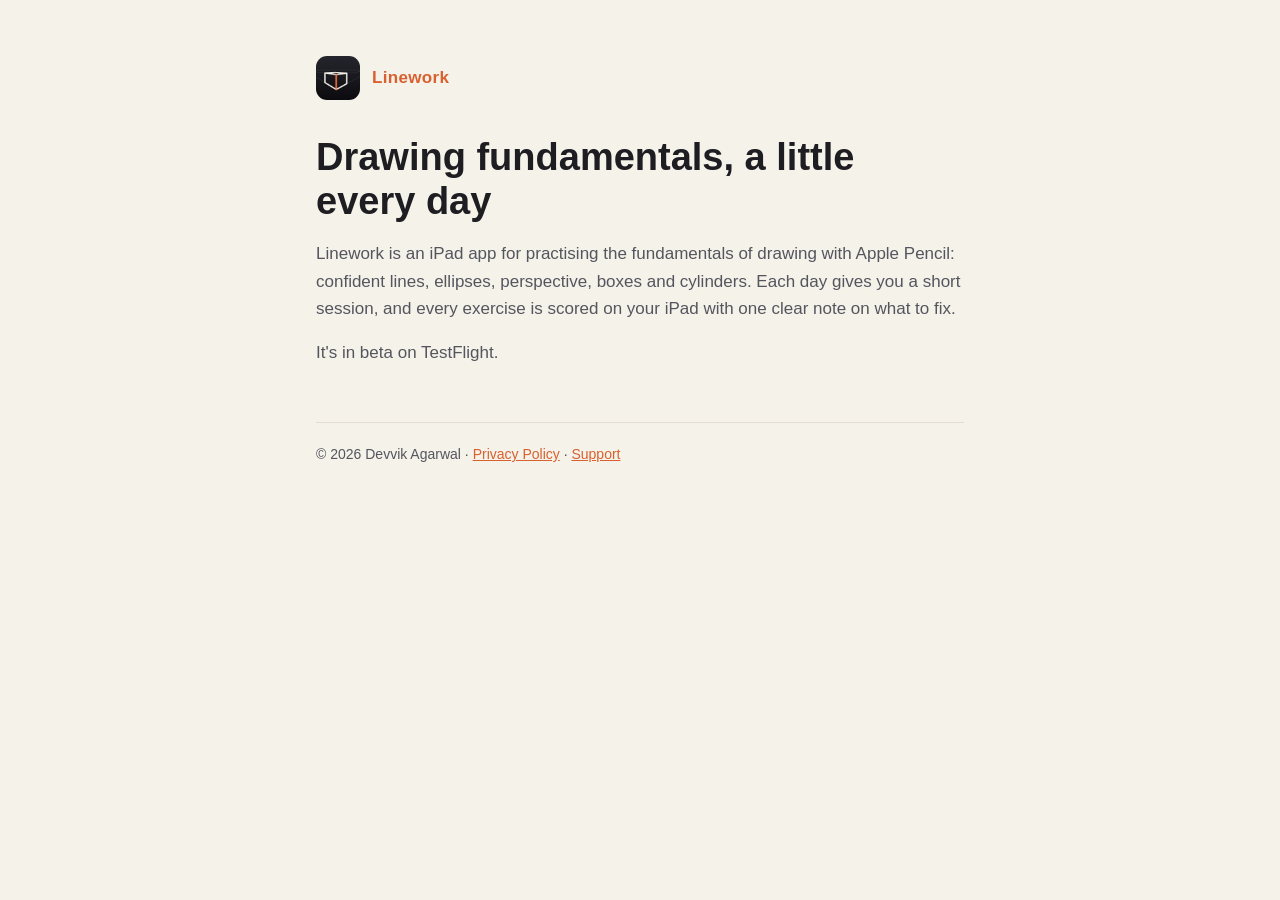
<file: index.html>
<!doctype html>
<html lang="en"><head><meta charset="utf-8"><meta name="viewport" content="width=device-width, initial-scale=1">
<title>Linework</title><link rel="stylesheet" href="style.css"></head>
<body><main>
<div class="brand"><img src="icon.png" alt="">Linework</div>
<h1>Drawing fundamentals, a little every day</h1>
<p>Linework is an iPad app for practising the fundamentals of drawing with Apple Pencil: confident lines, ellipses, perspective, boxes and cylinders. Each day gives you a short session, and every exercise is scored on your iPad with one clear note on what to fix.</p>
<p>It's in beta on TestFlight.</p>
<footer>© 2026 Devvik Agarwal · <a href="privacy.html">Privacy Policy</a> · <a href="support.html">Support</a></footer>
</main></body></html>
</file>
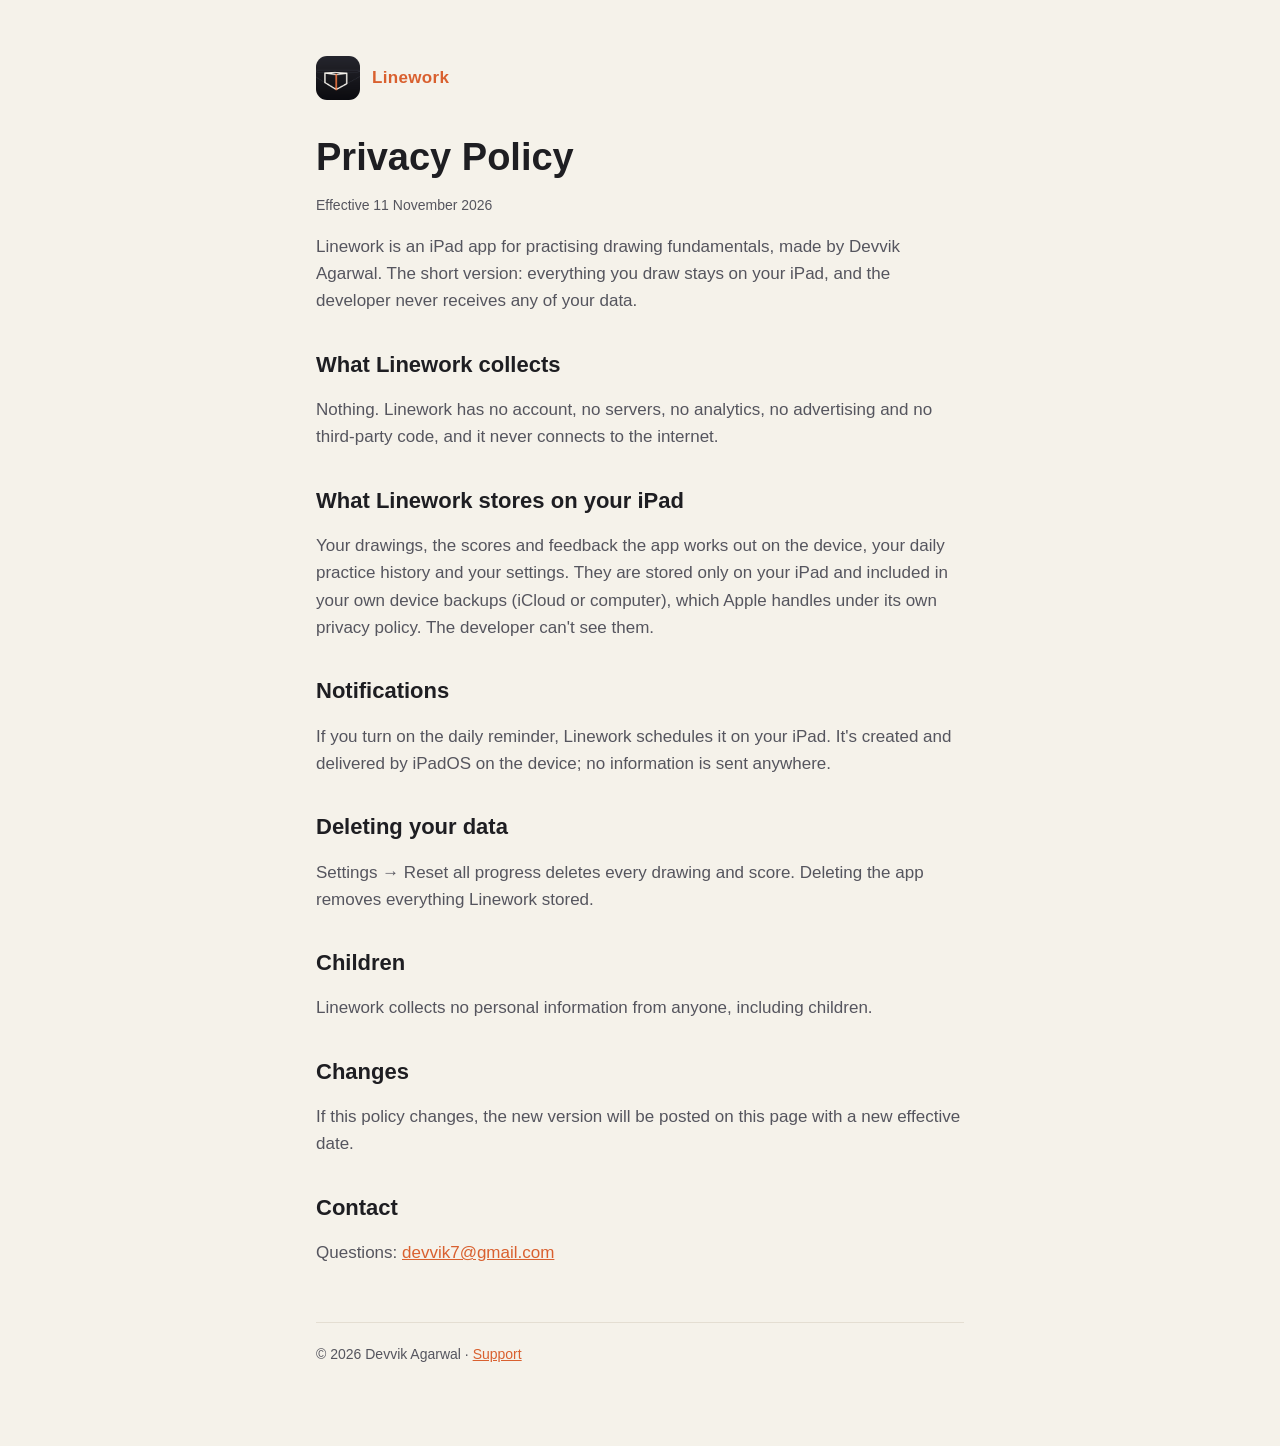
<file: privacy.html>
<!doctype html>
<html lang="en"><head><meta charset="utf-8"><meta name="viewport" content="width=device-width, initial-scale=1">
<title>Linework Privacy Policy</title><link rel="stylesheet" href="style.css"></head>
<body><main>
<div class="brand"><img src="icon.png" alt="">Linework</div>
<h1>Privacy Policy</h1>
<p class="date">Effective 11 November 2026</p>
<p>Linework is an iPad app for practising drawing fundamentals, made by Devvik Agarwal. The short version: everything you draw stays on your iPad, and the developer never receives any of your data.</p>
<h2>What Linework collects</h2>
<p>Nothing. Linework has no account, no servers, no analytics, no advertising and no third-party code, and it never connects to the internet.</p>
<h2>What Linework stores on your iPad</h2>
<p>Your drawings, the scores and feedback the app works out on the device, your daily practice history and your settings. They are stored only on your iPad and included in your own device backups (iCloud or computer), which Apple handles under its own privacy policy. The developer can't see them.</p>
<h2>Notifications</h2>
<p>If you turn on the daily reminder, Linework schedules it on your iPad. It's created and delivered by iPadOS on the device; no information is sent anywhere.</p>
<h2>Deleting your data</h2>
<p>Settings → Reset all progress deletes every drawing and score. Deleting the app removes everything Linework stored.</p>
<h2>Children</h2>
<p>Linework collects no personal information from anyone, including children.</p>
<h2>Changes</h2>
<p>If this policy changes, the new version will be posted on this page with a new effective date.</p>
<h2>Contact</h2>
<p>Questions: <a href="mailto:devvik7@gmail.com">devvik7@gmail.com</a></p>
<footer>© 2026 Devvik Agarwal · <a href="support.html">Support</a></footer>
</main></body></html>
</file>
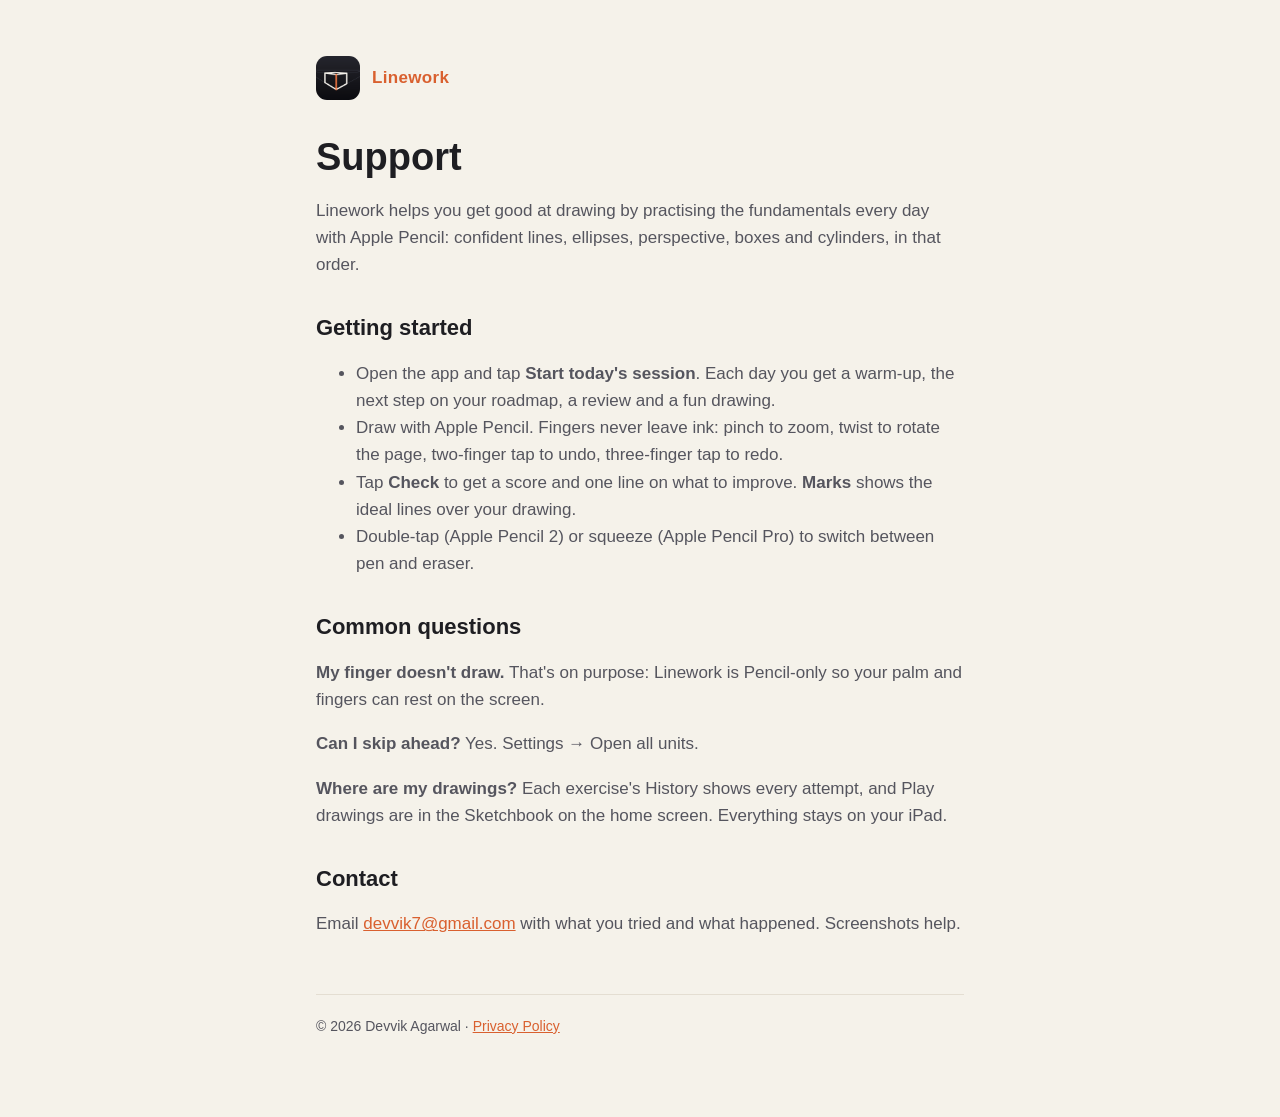
<file: support.html>
<!doctype html>
<html lang="en"><head><meta charset="utf-8"><meta name="viewport" content="width=device-width, initial-scale=1">
<title>Linework Support</title><link rel="stylesheet" href="style.css"></head>
<body><main>
<div class="brand"><img src="icon.png" alt="">Linework</div>
<h1>Support</h1>
<p>Linework helps you get good at drawing by practising the fundamentals every day with Apple Pencil: confident lines, ellipses, perspective, boxes and cylinders, in that order.</p>
<h2>Getting started</h2>
<ul>
<li>Open the app and tap <strong>Start today's session</strong>. Each day you get a warm-up, the next step on your roadmap, a review and a fun drawing.</li>
<li>Draw with Apple Pencil. Fingers never leave ink: pinch to zoom, twist to rotate the page, two-finger tap to undo, three-finger tap to redo.</li>
<li>Tap <strong>Check</strong> to get a score and one line on what to improve. <strong>Marks</strong> shows the ideal lines over your drawing.</li>
<li>Double-tap (Apple Pencil 2) or squeeze (Apple Pencil Pro) to switch between pen and eraser.</li>
</ul>
<h2>Common questions</h2>
<p><strong>My finger doesn't draw.</strong> That's on purpose: Linework is Pencil-only so your palm and fingers can rest on the screen.</p>
<p><strong>Can I skip ahead?</strong> Yes. Settings → Open all units.</p>
<p><strong>Where are my drawings?</strong> Each exercise's History shows every attempt, and Play drawings are in the Sketchbook on the home screen. Everything stays on your iPad.</p>
<h2>Contact</h2>
<p>Email <a href="mailto:devvik7@gmail.com">devvik7@gmail.com</a> with what you tried and what happened. Screenshots help.</p>
<footer>© 2026 Devvik Agarwal · <a href="privacy.html">Privacy Policy</a></footer>
</main></body></html>
</file>
<file: style.css>
:root { --ink: #1E1E22; --soft: #55555E; --paper: #F5F2EA; --accent: #D9602F; --line: #E4DED2; }
@media (prefers-color-scheme: dark) { :root { --ink: #F2F2F3; --soft: #A4A4AD; --paper: #111113; --accent: #FF7A45; --line: #2A2A30; } }
* { box-sizing: border-box; }
body { margin: 0; background: var(--paper); color: var(--ink); font: 17px/1.6 -apple-system, BlinkMacSystemFont, "Segoe UI", sans-serif; }
main { max-width: 680px; margin: 0 auto; padding: 56px 16px 80px; }
.brand { display: flex; align-items: center; gap: 12px; margin-bottom: 36px; color: var(--accent); font-weight: 700; letter-spacing: .02em; }
.brand img { width: 44px; height: 44px; border-radius: 11px; }
h1 { font: 700 38px/1.15 ui-rounded, -apple-system, sans-serif; margin: 0 0 8px; }
h2 { font: 600 22px/1.3 ui-rounded, -apple-system, sans-serif; margin: 36px 0 8px; }
p, li { color: var(--soft); }
a { color: var(--accent); }
.date { font-size: 14px; }
footer { margin-top: 56px; padding-top: 20px; border-top: 1px solid var(--line); font-size: 14px; color: var(--soft); }
</file>
